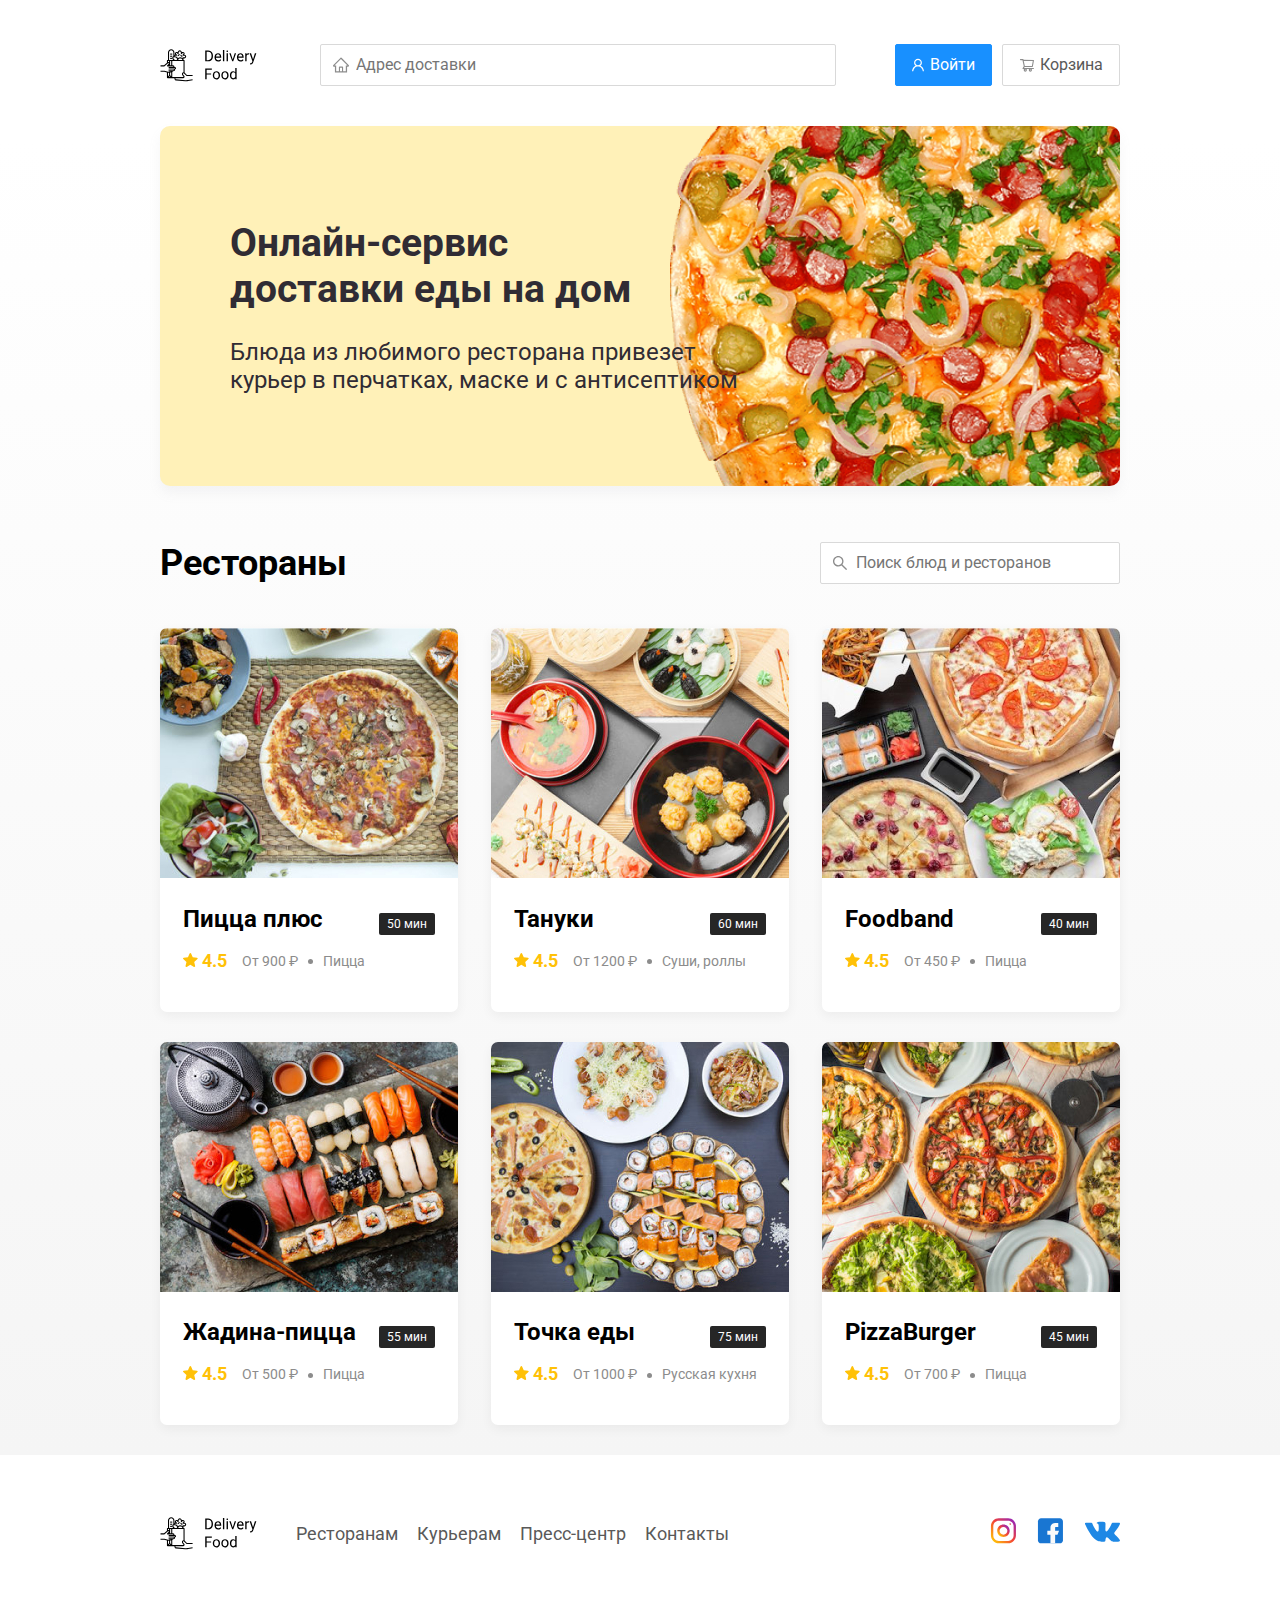
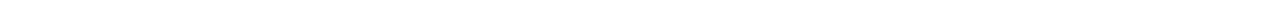
<file: index.html>
<!DOCTYPE html>
<html lang="en">
<head>
  <meta charset="UTF-8">
  <meta http-equiv="X-UA-Compatible" content="IE=edge">
  <meta name="viewport" content="width=device-width, initial-scale=1.0">
  <title>Delivery Food - доставка еды на дом</title>
  <link rel="preconnect" href="https://fonts.googleapis.com">
  <link rel="preconnect" href="https://fonts.gstatic.com" crossorigin>
  <link href="https://fonts.googleapis.com/css2?family=Roboto:wght@400;700&display=swap" rel="stylesheet">
  <link rel="stylesheet" href="css/normalize.css">
  <link rel="stylesheet" href="css/style.css">
</head>
<body>
  <div class="container">
    <header class="header">
      <img src="img/logo.svg" alt="Logo" class="logo">
      <input type="text" class="input input-address" placeholder="Адрес доставки">
      <div class="buttons">
        <button class="button button-primary">
          <img src="img/user.svg" alt="user" class="button-icon">
          <span class="button-text">Войти</span>
        </button>
        <button class="button">
          <img src="img/shopping-cart.svg" alt="shopping-cart" class="button-icon">
          <span class="button-text">Корзина</span>
        </button>
      </div>
    </header>
  </div><!-- /.container -->
  <main class="main">
    <div class="container">
      <section class="promo">
        <h1 class="promo-title">Онлайн-сервис <br> доставки еды на дом</h1>
        <p class="promo-text">
          Блюда из любимого ресторана привезет курьер в перчатках, маске и с антисептиком
        </p>
      </section>
      
      <section class="restaurants">
        <div class="section-heading">
          <h2 class="section-title">Рестораны</h2>
          <input type="text" class="input input-search" placeholder="Поиск блюд и ресторанов">
        </div>
        <div class="cards">
          <div class="card">
            <img src="img/pizza-plus.jpg" alt="image" class="card-image">
            <div class="card-text">
              <div class="card-heading">
                <h3 class="card-title">Пицца плюс</h3>
                <span class="card-tag tag">50 мин</span>
              </div>
              <!-- /.card-heading -->
              <div class="card-info">
                <div class="rating">
                  <img src="img/rating.svg" alt="rating" class="rating-star">
                  4.5</div>
                <div class="price">От 900 ₽</div>
                <div class="category">Пицца</div>
              </div>
              <!-- /.card-info -->
            </div>
            <!-- /.card-text -->
          </div>
          <!-- /.card -->
  
          <div class="card">
            <img src="img/tanuki.jpg" alt="image" class="card-image">
            <div class="card-text">
              <div class="card-heading">
                <h3 class="card-title">Тануки</h3>
                <span class="card-tag tag">60 мин</span>
              </div>
              <!-- /.card-heading -->
              <div class="card-info">
                <div class="rating">
                  <img src="img/rating.svg" alt="rating" class="rating-star">
                  4.5</div>
                <div class="price">От 1200 ₽</div>
                <div class="category">Суши, роллы</div>
              </div>
              <!-- /.card-info -->
            </div>
            <!-- /.card-text -->
          </div>
          <!-- /.card -->
  
          <div class="card">
            <img src="img/foodband.jpg" alt="image" class="card-image">
            <div class="card-text">
              <div class="card-heading">
                <h3 class="card-title">Foodband</h3>
                <span class="card-tag tag">40 мин</span>
              </div>
              <!-- /.card-heading -->
              <div class="card-info">
                <div class="rating">
                  <img src="img/rating.svg" alt="rating" class="rating-star">
                  4.5</div>
                <div class="price">От 450 ₽</div>
                <div class="category">Пицца</div>
              </div>
              <!-- /.card-info -->
            </div>
            <!-- /.card-text -->
          </div>
          <!-- /.card -->
  
          <div class="card">
            <img src="img/greedy-pizza.jpg" alt="image" class="card-image">
            <div class="card-text">
              <div class="card-heading">
                <h3 class="card-title">Жадина-пицца</h3>
                <span class="card-tag tag">55 мин</span>
              </div>
              <!-- /.card-heading -->
              <div class="card-info">
                <div class="rating">
                  <img src="img/rating.svg" alt="rating" class="rating-star">
                  4.5</div>
                <div class="price">От 500 ₽</div>
                <div class="category">Пицца</div>
              </div>
              <!-- /.card-info -->
            </div>
            <!-- /.card-text -->
          </div>
          <!-- /.card -->
  
          <div class="card">
            <img src="img/food-point.jpg" alt="image" class="card-image">
            <div class="card-text">
              <div class="card-heading">
                <h3 class="card-title">Точка еды</h3>
                <span class="card-tag tag">75 мин</span>
              </div>
              <!-- /.card-heading -->
              <div class="card-info">
                <div class="rating">
                  <img src="img/rating.svg" alt="rating" class="rating-star">
                  4.5</div>
                <div class="price">От 1000 ₽</div>
                <div class="category">Русская кухня</div>
              </div>
              <!-- /.card-info -->
            </div>
            <!-- /.card-text -->
          </div>
          <!-- /.card -->
  
          <div class="card">
            <img src="img/pizzaburger.jpg" alt="image" class="card-image">
            <div class="card-text">
              <div class="card-heading">
                <h3 class="card-title">PizzaBurger</h3>
                <span class="card-tag tag">45 мин</span>
              </div>
              <!-- /.card-heading -->
              <div class="card-info">
                <div class="rating">
                  <img src="img/rating.svg" alt="rating" class="rating-star">
                  4.5</div>
                <div class="price">От 700 ₽</div>
                <div class="category">Пицца</div>
              </div>
              <!-- /.card-info -->
            </div>
            <!-- /.card-text -->
          </div>
          <!-- /.card -->
        </div>
        <!-- /.cards -->
      </section>
    </div><!-- /.container -->
  </main>

  <footer class="footer">
    <div class="container">
      <div class="footer-block">
        <img src="img/logo.svg" alt="logo" class="logo footer-logo">
        <nav class="footer-nav">
          <a href="#" class="footer-link">Ресторанам</a>
          <a href="#" class="footer-link">Курьерам</a>
          <a href="#" class="footer-link">Пресс-центр</a>
          <a href="#" class="footer-link">Контакты</a>
        </nav>
        <div class="social-links">
          <a href="#" class="social-link"><img src="img/instagram.svg" alt="instagram"></a>
          <a href="#" class="social-link"><img src="img/fb.svg" alt="facebook"></a>
          <a href="#" class="social-link"><img src="img/vk.svg" alt="vk"></a>
        </div>
        <!-- /.social-links -->
      </div>
    </div>
    <!-- /.container -->
  </footer>

</body>
</html>
</file>
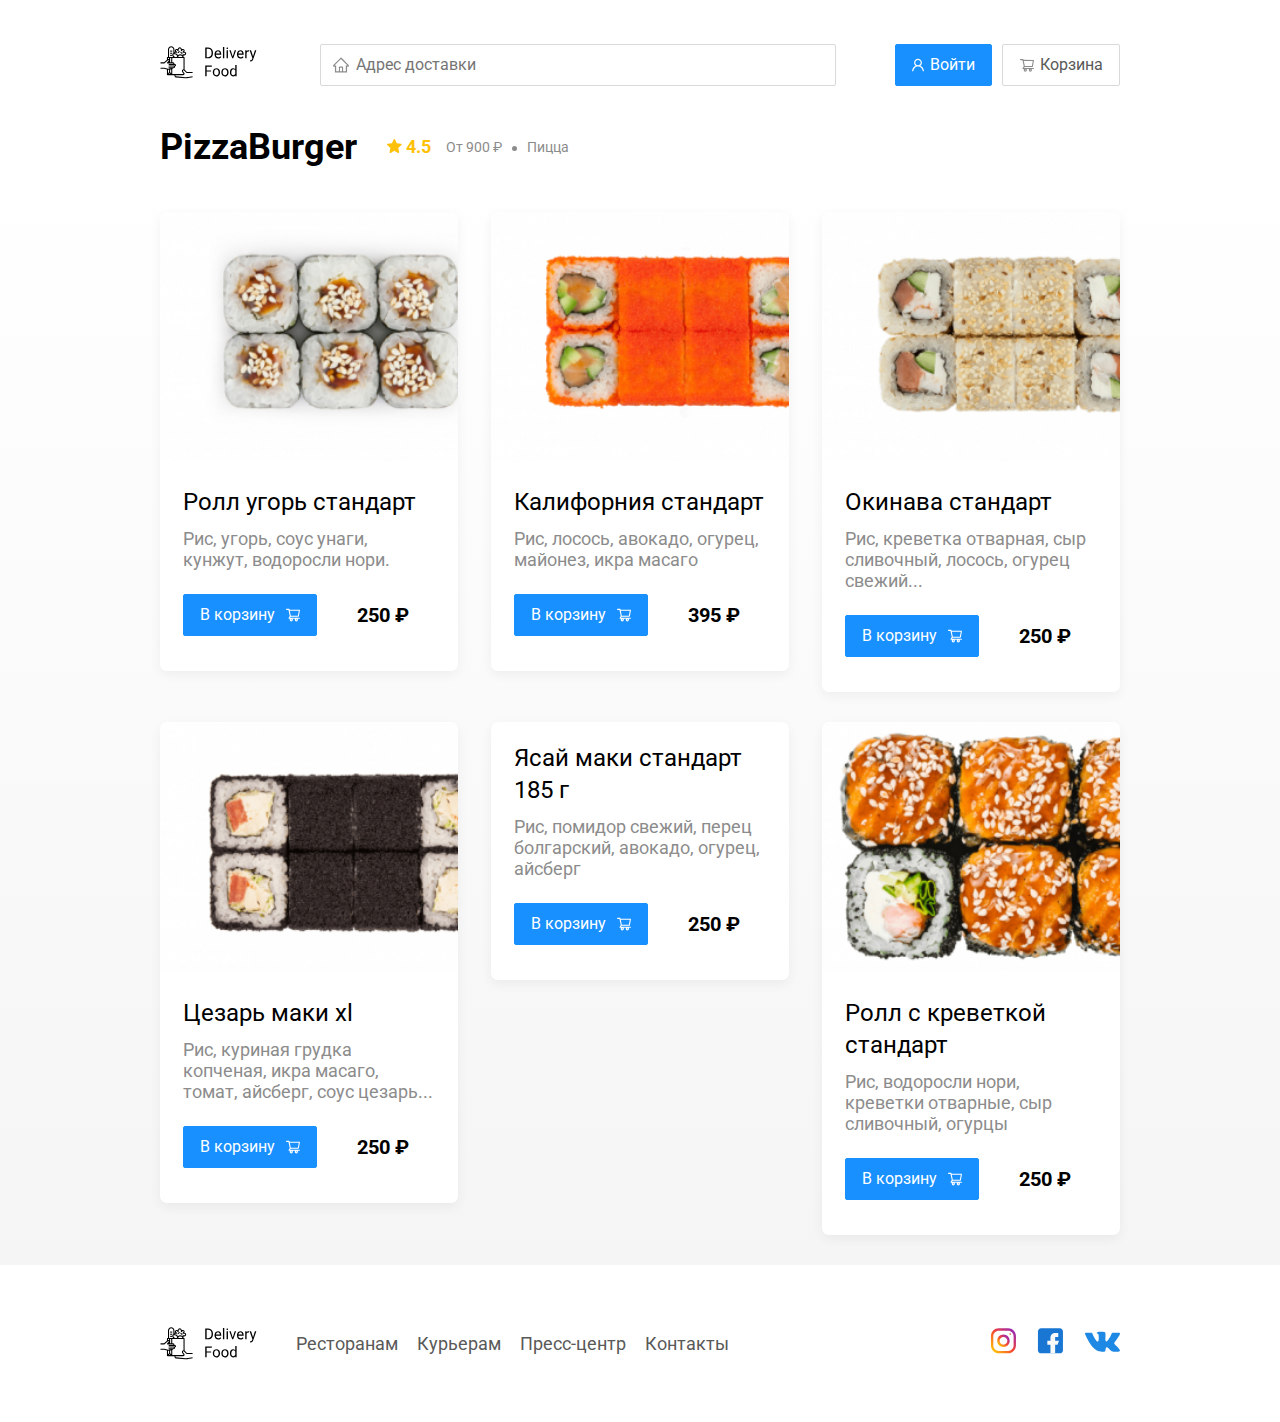
<file: restaurant.html>
<!DOCTYPE html>
<html lang="en">
<head>
  <meta charset="UTF-8">
  <meta http-equiv="X-UA-Compatible" content="IE=edge">
  <meta name="viewport" content="width=device-width, initial-scale=1.0">
  <title>PizzaBurger - доставка еды на дом</title>
  <link rel="preconnect" href="https://fonts.googleapis.com">
  <link rel="preconnect" href="https://fonts.gstatic.com" crossorigin>
  <link href="https://fonts.googleapis.com/css2?family=Roboto:wght@400;700&display=swap" rel="stylesheet">
  <link rel="stylesheet" href="css/normalize.css">
  <link rel="stylesheet" href="css/animate.css"/>
  <link rel="stylesheet" href="css/style.css">
</head>
<body>
  <div class="container">
    <header class="header">
      <a href="index.html" class="logo">
        <img src="img/logo.svg" alt="Logo" class="logo">
      </a> 
      <input type="text" class="input input-address" placeholder="Адрес доставки">
      <div class="buttons">
        <button class="button button-primary">
          <img src="img/user.svg" alt="user" class="button-icon">
          <span class="button-text">Войти</span>
        </button>
        <button class="button" id="cart-button">
          <img src="img/shopping-cart.svg" alt="shopping-cart" class="button-icon">
          <span class="button-text">Корзина</span>
        </button>
      </div>
    </header>
  </div><!-- /.container -->
  <main class="main">
    <div class="container">
      <section class="restaurants">
        <div class="section-heading">
          <h2 class="section-title">PizzaBurger</h2>
          <div class="card-info">
            <div class="rating">
              <img src="img/rating.svg" alt="rating" class="rating-star">
              4.5</div>
            <div class="price">От 900 ₽</div>
            <div class="category">Пицца</div>
          </div>
          <!-- /.card-info -->
        </div>
        <div class="cards">
          <div class="card wow fadeInUp" data-wow-delay="0.2s">
            <img src="img/roll.jpg" alt="image" class="card-image">
            <div class="card-text">
              <div class="card-heading">
                <h3 class="card-title card-title-reg">Ролл угорь стандарт</h3>
              </div>
              <!-- /.card-heading -->
              <div class="card-info">
                <div class="ingredients">Рис, угорь, соус унаги, кунжут, водоросли нори.</div>
              </div>
              <!-- /.card-info -->
              <div class="card-buttons">
                <button class="button button-primary">
                  <span class="button-card-text">В корзину</span>
                  <img src="img/shopping-cart-white.svg" alt="shopping-cart" class="button-card-image">
                </button>
                <strong class="card-price-bold">250 ₽</strong>
              </div>
            </div>
            <!-- /.card-text -->
          </div>
          <!-- /.card -->
  
          <div class="card wow fadeInUp" data-wow-delay="0.4s">
            <img src="img/california.jpg" alt="image" class="card-image">
            <div class="card-text">
              <div class="card-heading">
                <h3 class="card-title card-title-reg">Калифорния стандарт</h3>
              </div>
              <!-- /.card-heading -->
              <div class="card-info">
                <div class="ingredients">Рис, лосось, авокадо, огурец, майонез, икра масаго</div>
              </div>
              <!-- /.card-info -->
              <div class="card-buttons">
                <button class="button button-primary">
                  <span class="button-card-text">В корзину</span>
                  <img src="img/shopping-cart-white.svg" alt="shopping-cart" class="button-card-image">
                </button>
                <strong class="card-price-bold">395 ₽</strong>
              </div>
            </div>
            <!-- /.card-text -->
          </div>
          <!-- /.card -->
  
          <div class="card wow fadeInUp" data-wow-delay="0.6s">
            <img src="img/okinava.jpg" alt="image" class="card-image">
            <div class="card-text">
              <div class="card-heading">
                <h3 class="card-title card-title-reg">Окинава стандарт</h3>
              </div>
              <!-- /.card-heading -->
              <div class="card-info">
                <div class="ingredients"> Рис, креветка отварная, сыр сливочный, лосось, огурец свежий...</div>
              </div>
              <!-- /.card-info -->
              <div class="card-buttons">
                <button class="button button-primary">
                  <span class="button-card-text">В корзину</span>
                  <img src="img/shopping-cart-white.svg" alt="shopping-cart" class="button-card-image">
                </button>
                <strong class="card-price-bold">250 ₽</strong>
              </div>
            </div>
            <!-- /.card-text -->
          </div>
          <!-- /.card -->
  
          <div class="card wow fadeInUp" data-wow-delay="0.4s">
            <img src="img/cesar.jpg" alt="image" class="card-image">
            <div class="card-text">
              <div class="card-heading">
                <h3 class="card-title card-title-reg">Цезарь маки хl</h3>
              </div>
              <!-- /.card-heading -->
              <div class="card-info">
                <div class="ingredients">Рис, куриная грудка копченая, икра масаго, томат, айсберг, соус цезарь...</div>
              </div>
              <!-- /.card-info -->
              <div class="card-buttons">
                <button class="button button-primary">
                  <span class="button-card-text">В корзину</span>
                  <img src="img/shopping-cart-white.svg" alt="shopping-cart" class="button-card-image">
                </button>
                <strong class="card-price-bold">250 ₽</strong>
              </div>
            </div>
            <!-- /.card-text -->
          </div>
          <!-- /.card -->
  
          <div class="card wow fadeInUp" data-wow-delay="0.4s"
            <img src="img/maki.jpg" alt="image" class="card-image">
            <div class="card-text">
              <div class="card-heading">
                <h3 class="card-title card-title-reg">Ясай маки стандарт 185 г</h3>
              </div>
              <!-- /.card-heading -->
              <div class="card-info">
                <div class="ingredients">Рис, помидор свежий, перец болгарский, авокадо, огурец, айсберг</div>
              </div>
              <!-- /.card-info -->
              <div class="card-buttons">
                <button class="button button-primary">
                  <span class="button-card-text">В корзину</span>
                  <img src="img/shopping-cart-white.svg" alt="shopping-cart" class="button-card-image">
                </button>
                <strong class="card-price-bold">250 ₽</strong>
              </div>
            </div>
            <!-- /.card-text -->
          </div>
          <!-- /.card -->
  
          <div class="card wow fadeInUp" data-wow-delay="0.4s">
            <img src="img/shrimp-roll.jpg" alt="image" class="card-image">
            <div class="card-text">
              <div class="card-heading">
                <h3 class="card-title card-title-reg">Ролл с креветкой стандарт</h3>
              </div>
              <!-- /.card-heading -->
              <div class="card-info">
                <div class="ingredients">Рис, водоросли нори, креветки отварные, сыр сливочный, огурцы</div>
              </div>
              <!-- /.card-info -->
              <div class="card-buttons">
                <button class="button button-primary">
                  <span class="button-card-text">В корзину</span>
                  <img src="img/shopping-cart-white.svg" alt="shopping-cart" class="button-card-image">
                </button>
                <strong class="card-price-bold">250 ₽</strong>
              </div>
            </div>
            <!-- /.card-text -->
          </div>
          <!-- /.card -->
        </div>
        <!-- /.cards -->
      </section>
    </div><!-- /.container -->
  </main>

  <footer class="footer">
    <div class="container">
      <div class="footer-block">
        <img src="img/logo.svg" alt="logo" class="logo footer-logo">
        <nav class="footer-nav">
          <a href="#" class="footer-link">Ресторанам</a>
          <a href="#" class="footer-link">Курьерам</a>
          <a href="#" class="footer-link">Пресс-центр</a>
          <a href="#" class="footer-link">Контакты</a>
        </nav>
        <div class="social-links">
          <a href="#" class="social-link"><img src="img/instagram.svg" alt="instagram"></a>
          <a href="#" class="social-link"><img src="img/fb.svg" alt="facebook"></a>
          <a href="#" class="social-link"><img src="img/vk.svg" alt="vk"></a>
        </div>
        <!-- /.social-links -->
      </div>
    </div>
    <!-- /.container -->
  </footer>

  <div class="modal">
    <div class="modal-dialog">
      <div class="modal-header">
        <h3 class="modal-title">Корзина</h3>
        <button class="close">&times;</button>
      </div>
      <!-- modal-header -->
      <div class="modal-body">
        <div class="food-row">
          <span class="food-name">Ролл угорь стандарт</span>
          <strong class="food-price">250 ₽</strong>
          <div class="food-counter">
            <button class="counter-button">-</button>
            <span class="counter">1</span>
            <button class="counter-button">+</button>
          </div>
        </div>
        <!-- /.foods-row -->
        <div class="food-row">
          <span class="food-name">Ролл угорь стандарт</span>
          <strong class="food-price">250 ₽</strong>
          <div class="food-counter">
            <button class="counter-button">-</button>
            <span class="counter">1</span>
            <button class="counter-button">+</button>
          </div>
        </div>
        <!-- /.foods-row -->
        <div class="food-row">
          <span class="food-name">Ролл угорь стандарт</span>
          <strong class="food-price">250 ₽</strong>
          <div class="food-counter">
            <button class="counter-button">-</button>
            <span class="counter">1</span>
            <button class="counter-button">+</button>
          </div>
        </div>
        <!-- /.foods-row -->
        <div class="food-row">
          <span class="food-name">Ролл угорь стандарт</span>
          <strong class="food-price">250 ₽</strong>
          <div class="food-counter">
            <button class="counter-button">-</button>
            <span class="counter">1</span>
            <button class="counter-button">+</button>
          </div>
        </div>
        <!-- /.foods-row -->
      </div>
      <!-- /.modal-body -->
      <div class="modal-footer">
        <span class="modal-pricetag">1250 ₽</span>
        <div class="footer-buttons">
          <button class="button button-primary">Оформить заказ</button>
          <button class="button">Отмена</button>
        </div>
      </div>
      <!-- /.modal-footer -->
    </div>
    <!-- modal-dialog -->
  </div>
  <!-- /.modal -->
  <script src="js/wow.js"></script>
  <script src="js/main.js"></script>
</body>
</html>
</file>
<file: css/style.css>
* {
  box-sizing: border-box;
}
body {
  font-family: 'Roboto', sans-serif;
  padding-top: 44px;
}
.container {
  max-width: 1200px;
  margin: auto;
}
.header {
  display: flex;
  align-items: center;
  justify-content: space-between;
  margin-bottom: 40px;
}
.input {
  background: #FFFFFF;
  border: 1px solid #D9D9D9;
  border-radius: 2px;
  font-size: 16px;
  line-height: 24px;
  padding: 8px;
  padding-left: 35px;
  background-repeat: no-repeat;
  background-position: left 11px center;
}
.input-address {
  flex: 0.8;
  background-image: url(../img/home.svg);
}
.input-search {
  background-image: url(../img/search.svg);
  width: 300px;
  margin-left: auto;
}
.buttons {
  display: flex;
  align-items: center;
}
.button {
  display: flex;
  align-items: center;
  padding: 8px 16px;
  background: #FFFFFF;
  border: 1px solid #D9D9D9;
  box-shadow: 0px 0px 2px rgba(0, 0, 0, 0.0015);
  border-radius: 2px;
  color: #595959;
  font-size: 16px;
  line-height: 24px;
}
.button-primary {
  background: #1890FF;
  border: 1px solid #1890FF;
  color: #fff;
  margin-right: 10px;
}
.button-icon {
  margin-right: 6px;
}
.button-card-text {
  margin-right: 10px;
}
.promo {
  box-shadow: 0px 7px 12px rgba(158, 158, 163, 0.1);
  background: #FFF1B8 url(../img/promo-image.jpeg) no-repeat top -100px right -200px / 800px;
  border-radius: 10px;
  padding: 68px 70px;
  margin-bottom: 56px;
}
.promo-title {
  font-size: 39px;
  line-height: 46px;
  color: #302C34;
}
.promo-text {
  font-style: normal;
  font-weight: normal;
  font-size: 24px;
  line-height: 28px;
  color: #302C34;
  max-width: 538px;
}
.main {
  background: linear-gradient(180deg, rgba(245, 245, 245, 0) 1.04%, #F5F5F5 100%);
}
.section-heading {
  display: flex;
  align-items: center;
  margin-bottom: 44px;
}
.section-title {
  font-style: normal;
  font-weight: bold;
  font-size: 36px;
  line-height: 42px;
  margin: 0;
  color: #000000;
  margin-right: 30px;
}
.cards {
  display: flex;
  align-items: flex-start;
  justify-content: space-between;
  flex-wrap: wrap;
}
.card {
  background: #FFFFFF;
  box-shadow: 0px 4px 12px rgba(0, 0, 0, 0.05);
  border-radius: 7px;
  overflow: hidden;
  margin-bottom: 30px;
  flex-basis: 31%;
  text-decoration: none;
}
.card-image {
  width: 384px;
  height: 250px;
  object-fit: cover;
}
.card-text {
  padding-top: 20px;
  padding-bottom: 35px;
  padding-left: 23px;
  padding-right: 23px;
}
.card-heading {
  display: flex;
  align-items: center;
  justify-content: space-between;
}
.card-title {
  margin: 0;
  font-style: normal;
  font-weight: bold;
  font-size: 24px;
  line-height: 32px;
  margin-bottom: 10px;
}
.card-title-reg {
  font-weight: 400;
}
.card-tag {
  font-style: normal;
  font-weight: normal;
  font-size: 12px;
  line-height: 20px;
  color: #FFFFFF;
  background: #262626;
  border-radius: 2px;
  padding: 1px 8px;
}
.card-info {
  display: flex;
  align-items: center;
  flex-wrap: wrap;
}
.card-buttons {
  display: flex;
  align-items: center;
  margin-top: 24px;
}
.card-price-bold {
  font-weight: bold;
  font-size: 20px;
  line-height: 32px;
  margin-left: 30px;
}
.rating {
  margin-right: 26px;
  color: #FFC107;
  font-weight: bold;
  font-size: 18px;
  line-height: 32px;
}
.price, .category {
  font-size: 18px;
  line-height: 32px;
  color: #8C8C8C;
}
.price {
  margin-right: 10px;
}
.ingredients {
  font-size: 18px;
  line-height: 21px;
  color: #8C8C8C;
}
.category {
  text-overflow: ellipsis;
  overflow: hidden;
  white-space: nowrap;
  max-width: 150px;
}
.price:after {
  content: "";
  width: 5px;
  height: 5px;
  background-color: #8C8C8C;;
  display: inline-block;
  vertical-align: middle;
  border-radius: 50%;
  margin-left: 10px;
}
.footer {
  padding: 60px 0;
}
.footer-block {
  display: flex;
  align-items: center;
  justify-content: space-between;
}
.footer-nav {
  margin-left: 35px;
  margin-right: auto;
}
.footer-link {
  display: inline-block;
  color: #595959;
  text-decoration: none;
  font-style: normal;
  font-weight: normal;
  font-size: 18px;
  line-height: 21px;
}
.footer-link:not(:last-child) {
  margin-right: 15px;
}
.social-links {
  display: flex;
  align-items: center;
}
.social-link:not(:last-child) {
  margin-right: 21px;
}

.modal {
  position: fixed;
  left: 0;
  top: 0;
  width: 100%;
  height: 100%;
  background: rgba(0, 0, 0, 0.4);
  display: none;
}
.is-open {
  display: flex;
}
.modal-dialog {
  max-width: 780px;
  width: 95%;
  background: #FFFFFF;
  border-radius: 5px;
  margin: auto;
  padding: 40px 45px;
}
.modal-header {
  display: flex;
  align-items: center;
  justify-content: space-between;
  margin-bottom: 45px;
}
.modal-title {
  margin: 0;
  font-weight: bold;
  font-size: 36px;
  line-height: 42px;
}
.close {
  font-size: 36px;
  border: none;
  background-color: transparent;
}
.modal-body {
  margin-bottom: 52px;
}
.food-row {
  display: flex;
  align-items: flex-start;
  justify-content: space-between;
  padding: 8px;
  border-bottom: 1px solid #D9D9D9;
  margin-bottom: 15px;
}
.food-name {
  font-weight: normal;
  font-size: 18px;
  line-height: 32px;
}
.food-price {
  margin-left: auto;
  margin-right: 47px;
  font-weight: bold;
  font-size: 20px;
  line-height: 32px
}
.food-counter {
  display: flex;
  align-items: center;
}
.counter-button {
  display: flex;
  align-items: center;
  justify-content: center;
  width: 39px;
  height: 32px;
  background: #FFFFFF;
  border: 1px solid #40A9FF;
  box-sizing: border-box;
  border-radius: 2px;
  font-weight: 400;
  font-size: 14px;
  line-height: 22px;
  color: #40A9FF;
}
.counter {
  font-weight: normal;
  font-size: 16px;
  line-height: 24px;
  margin-left: 10px;
  margin-right: 10px;
}
.modal-footer {
  display: flex;
  align-items: center;
  justify-content: space-between;
}
.footer-buttons {
  display: flex;
  align-items: center;
}
.modal-pricetag {
  background: #262626;
  border-radius: 5px;
  color: #fff;
  padding: 15px 20px;
  font-size: 20px;
  line-height: 23px;
}

@media (max-width: 1360px) {
  .container {
    max-width: 960px;
  }
  .promo {
    background-position: center right -300px;
    background-size: 750px;
  }
  .rating {
    margin-right: 15px;
  }
  .category, .price {
    font-size: 14px;
  }
}
@media (max-width: 992px) {
  .container {
    max-width: 750px;
  }
  .promo {
    padding: 50px;
    background-size: 500px;
    background-position: center right -200px;
  }
  .promo-text {
    font-size: 18px;
    max-width: 400px;
  }
  .card {
    flex-basis: 49%;
  }
  .footer-link {
    font-size: 16px;
  }
}
@media (max-width: 768px) {
  .container {
    max-width: 560px;
  }
  .card-info {
    flex-wrap: wrap;
  }
  .card .rating {
    flex-basis: 100%;
  }
  .card-title {
    font-size: 18px;
  }
  .promo {
    background-size: 400px;
    background-position: bottom 50px right -200px;
  }
  .promo-title {
    font-size: 24px;
    line-height: 1.4;
  }
  .promo-text {
    margin-top: 0;
  }
}
@media (max-width: 578px) {
  .container {
    width: 90%;
  }
  .header {
    flex-wrap: wrap;
  }
  .input-address {
    margin-top: 15px;
    order: 5;
    flex: 1;
  }
  .promo {
    background-image: none;
  }
  .promo-title {
    margin-bottom: 10px;
  }
  .section-title {
    font-size: 20px;
  }
  .card {
    flex-basis: 100%;
  }
  .card-image {
    width: 100%;
  }
  .footer {
    padding: 30px 0;
  }
  .footer-block {
    align-items: flex-start;
  }
  .footer-nav {
    margin-left: 0;
    margin-right: 0;
    order: 0;
    display: flex;
    flex-direction: column;
  }
  .footer-logo {
    margin-right: 15px;
    order: 1;
  }
  .social-links {
    order: 2;
  }
}
@media (max-width: 480px) {
  .button-text {
    display: none;
  }
  .button-icon {
    margin: 0;
  }
  .button {
    min-height: 40px;
  }
  .promo {
    padding: 20px;
  }
  .section-heading {
    flex-wrap: wrap;
  }
  .footer-block {
    flex-wrap: wrap;
    flex-direction: column;
    align-items: center;
  }
  .footer-logo {
    order: 0;
    margin-bottom: 20px;
  }
  .footer-nav {
    margin-bottom: 20px;
    text-align: center;
  }
  .footer-link:not(:last-child) {
    margin-right: 0;
  }
}
</file>
